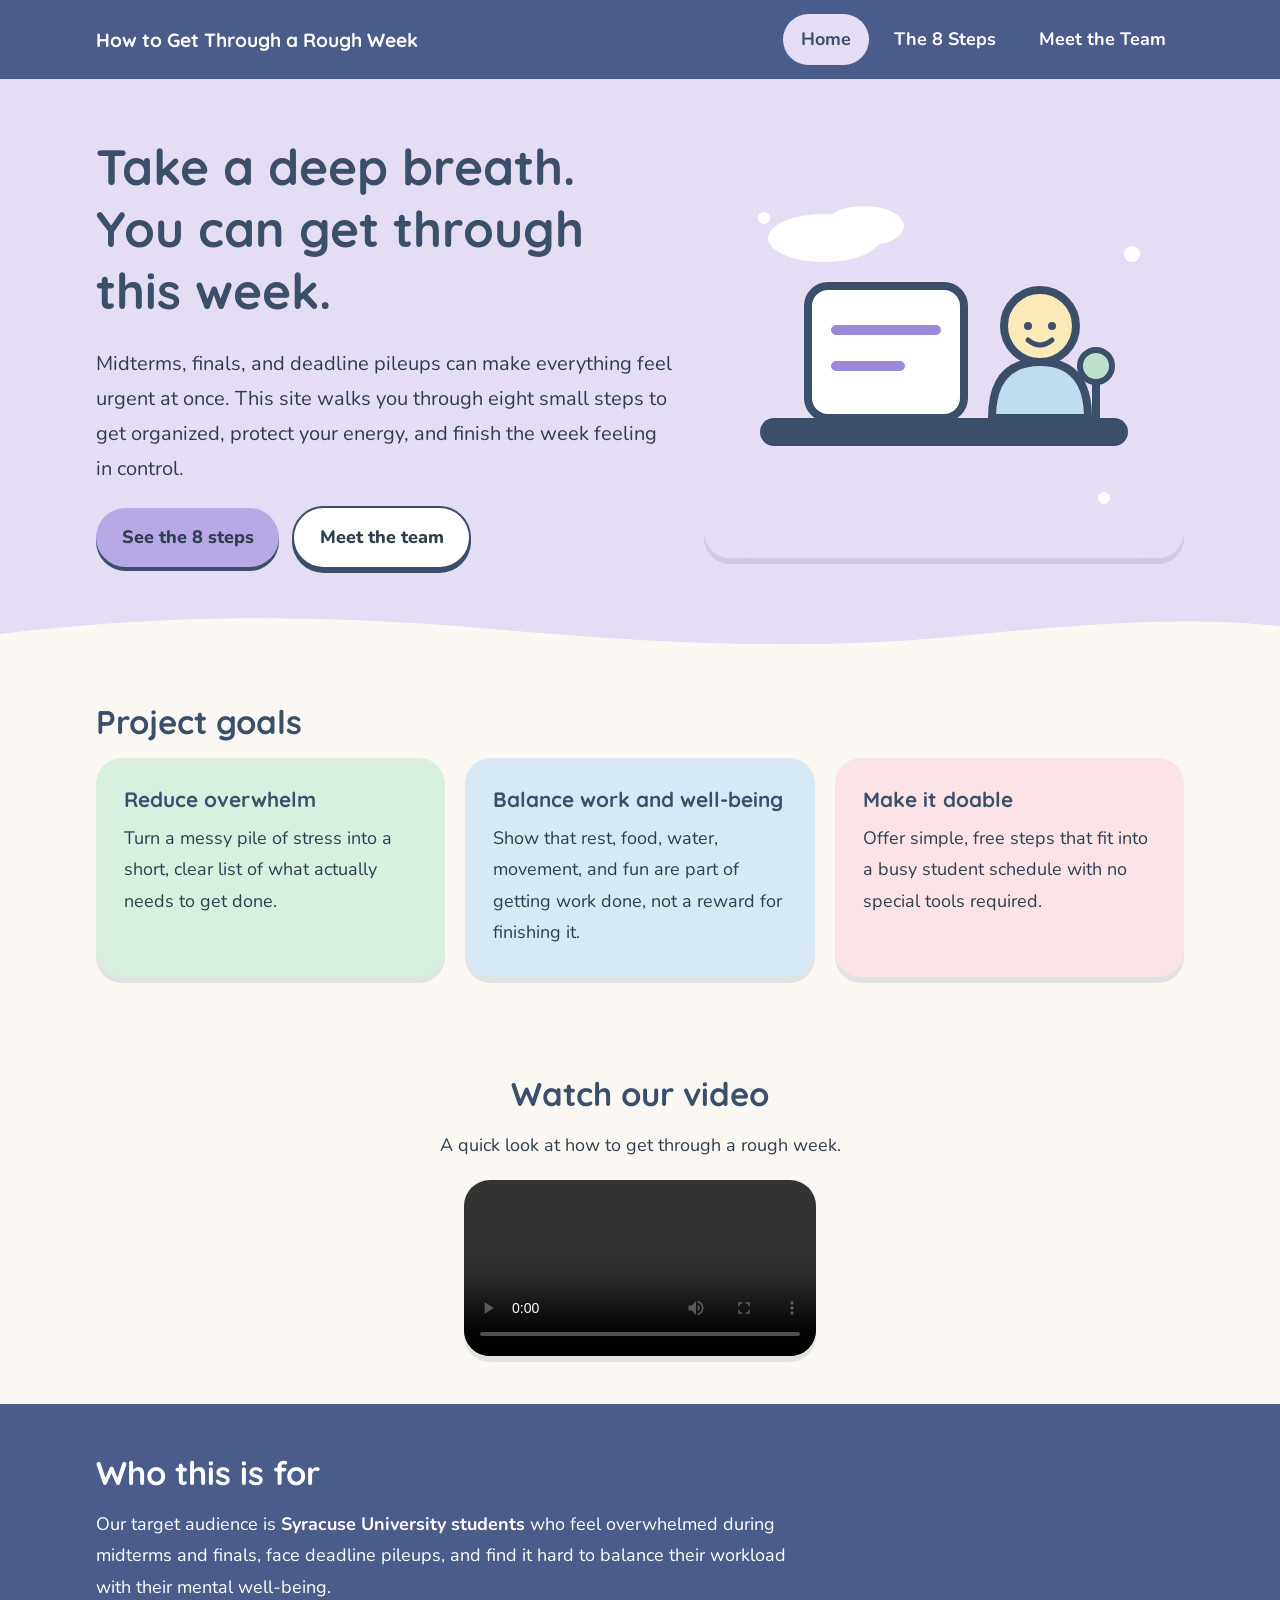
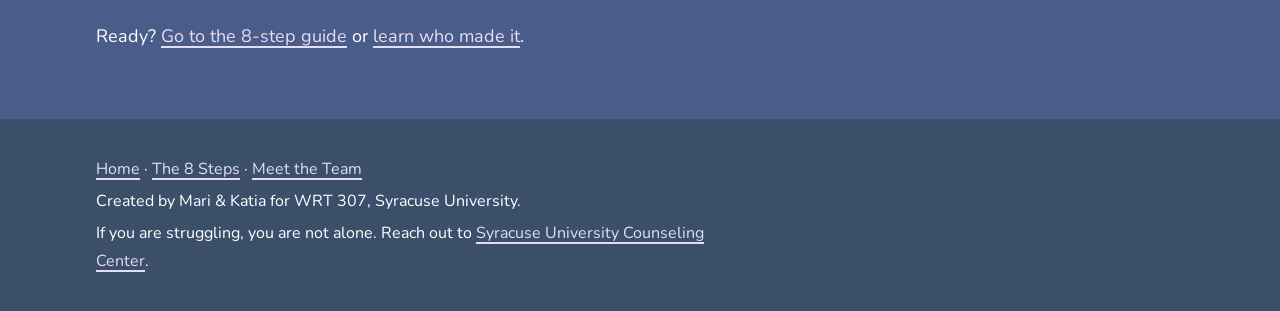
<file: index.html>
<!DOCTYPE html>
<html lang="en">
<head>
<meta charset="utf-8">
<meta name="viewport" content="width=device-width, initial-scale=1">
<title>Home | Getting Through a Rough Week</title>
<meta name="description" content="A step-by-step guide for Syracuse University students to get through a stressful week of midterms, finals, and deadlines.">
<link rel="preconnect" href="https://fonts.googleapis.com">
<link rel="preconnect" href="https://fonts.gstatic.com" crossorigin>
<link href="https://fonts.googleapis.com/css2?family=Nunito:wght@400;700;800&family=Quicksand:wght@700&display=swap" rel="stylesheet">
<link rel="stylesheet" href="styles.css">
</head>
<body>
<a class="skip-link" href="#main">Skip to main content</a>
<header class="site-header">
<div class="wrap">
<a class="brand" href="index.html">How to Get Through a Rough Week</a>
<nav aria-label="Main navigation">
<ul>
<li><a href="index.html" aria-current="page">Home</a></li>
<li><a href="steps.html">The 8 Steps</a></li>
<li><a href="team.html">Meet the Team</a></li>
</ul>
</nav>
</div>
</header>
<main id="main">
<section class="hero">
<div class="wrap">
<div>
<h1>Take a deep breath. You can get through this week.</h1>
<p class="lead">Midterms, finals, and deadline pileups can make everything feel urgent at once. This site walks you through eight small steps to get organized, protect your energy, and finish the week feeling in control.</p>
<a class="btn" href="steps.html">See the 8 steps</a>
<a class="btn alt" href="team.html">Meet the team</a>
</div>
<img src="images/hero.svg" alt="Illustration of a student at a desk with a written plan for the week" width="480" height="400">
</div>
</section>

<section aria-labelledby="goals">
<div class="wrap">
<h2 id="goals">Project goals</h2>
<div class="cards">
<div class="card"><h3>Reduce overwhelm</h3><p>Turn a messy pile of stress into a short, clear list of what actually needs to get done.</p></div>
<div class="card"><h3>Balance work and well-being</h3><p>Show that rest, food, water, movement, and fun are part of getting work done, not a reward for finishing it.</p></div>
<div class="card"><h3>Make it doable</h3><p>Offer simple, free steps that fit into a busy student schedule with no special tools required.</p></div>
</div>
</div>
</section>
  
<section aria-labelledby="video">
<div class="wrap" style="text-align:center">
<h2 id="video">Watch our video</h2>
<p style="margin-inline:auto">A quick look at how to get through a rough week.</p>
<video controls preload="metadata" style="width:100%;max-width:22rem;border-radius:26px;box-shadow:0 6px 0 rgba(59,79,107,.12);margin-inline:auto;display:block">
<source src="rough-week-video.mp4" type="video/mp4">
Your browser does not support video. <a href="rough-week-video.mp4">Download the video</a>.
</video>
</div>
</section>
  
<section class="band" aria-labelledby="audience">
<div class="wrap">
<h2 id="audience">Who this is for</h2>
<p>Our target audience is <strong>Syracuse University students</strong> who feel overwhelmed during midterms and finals, face deadline pileups, and find it hard to balance their workload with their mental well-being.</p>
<p>Ready? <a href="steps.html">Go to the 8-step guide</a> or <a href="team.html">learn who made it</a>.</p>
</div>
</section>
</main>
<footer class="site-footer">
<div class="wrap">
<p><a href="index.html">Home</a> · <a href="steps.html">The 8 Steps</a> · <a href="team.html">Meet the Team</a></p>
<p>Created by Mari & Katia for WRT 307, Syracuse University.</p>
<p>If you are struggling, you are not alone. Reach out to <a href="https://counseling.syr.edu/">Syracuse University Counseling Center</a>.</p>
</div>
</footer>
</body>
</html>
</file>
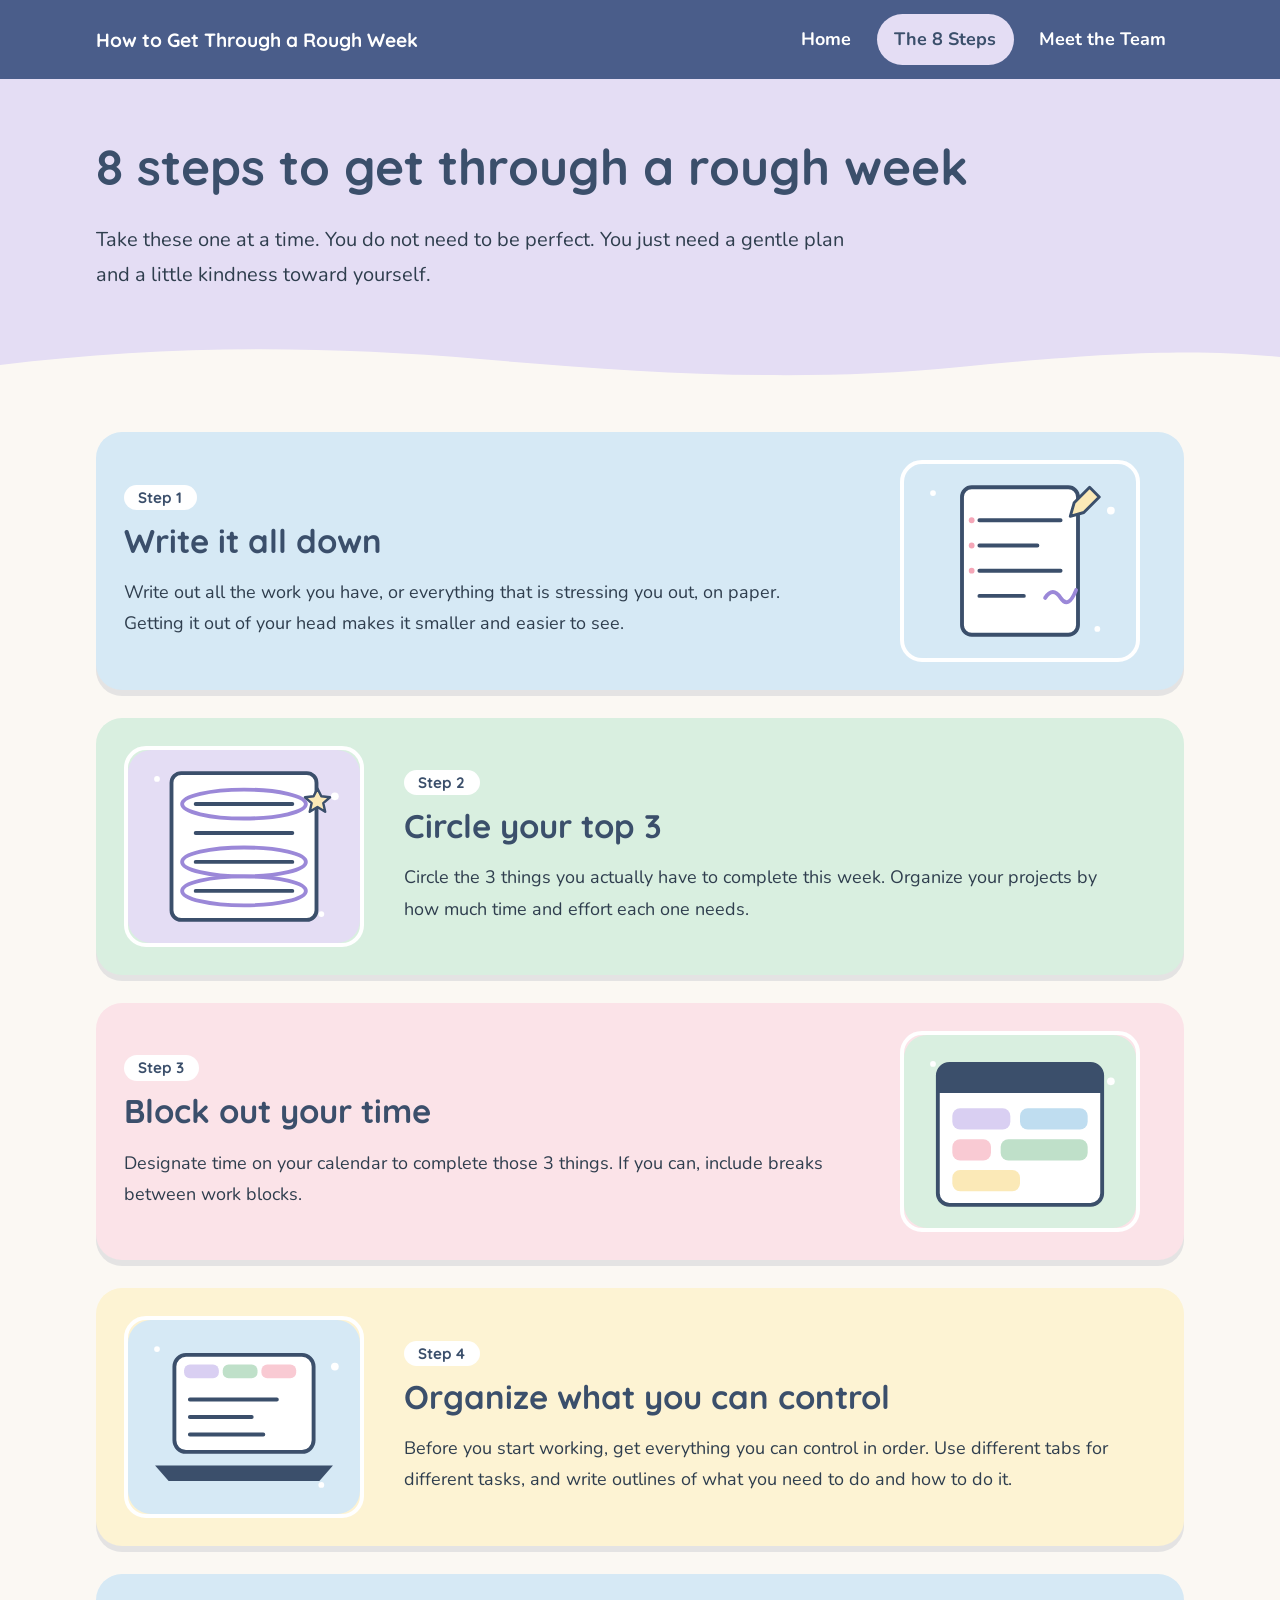
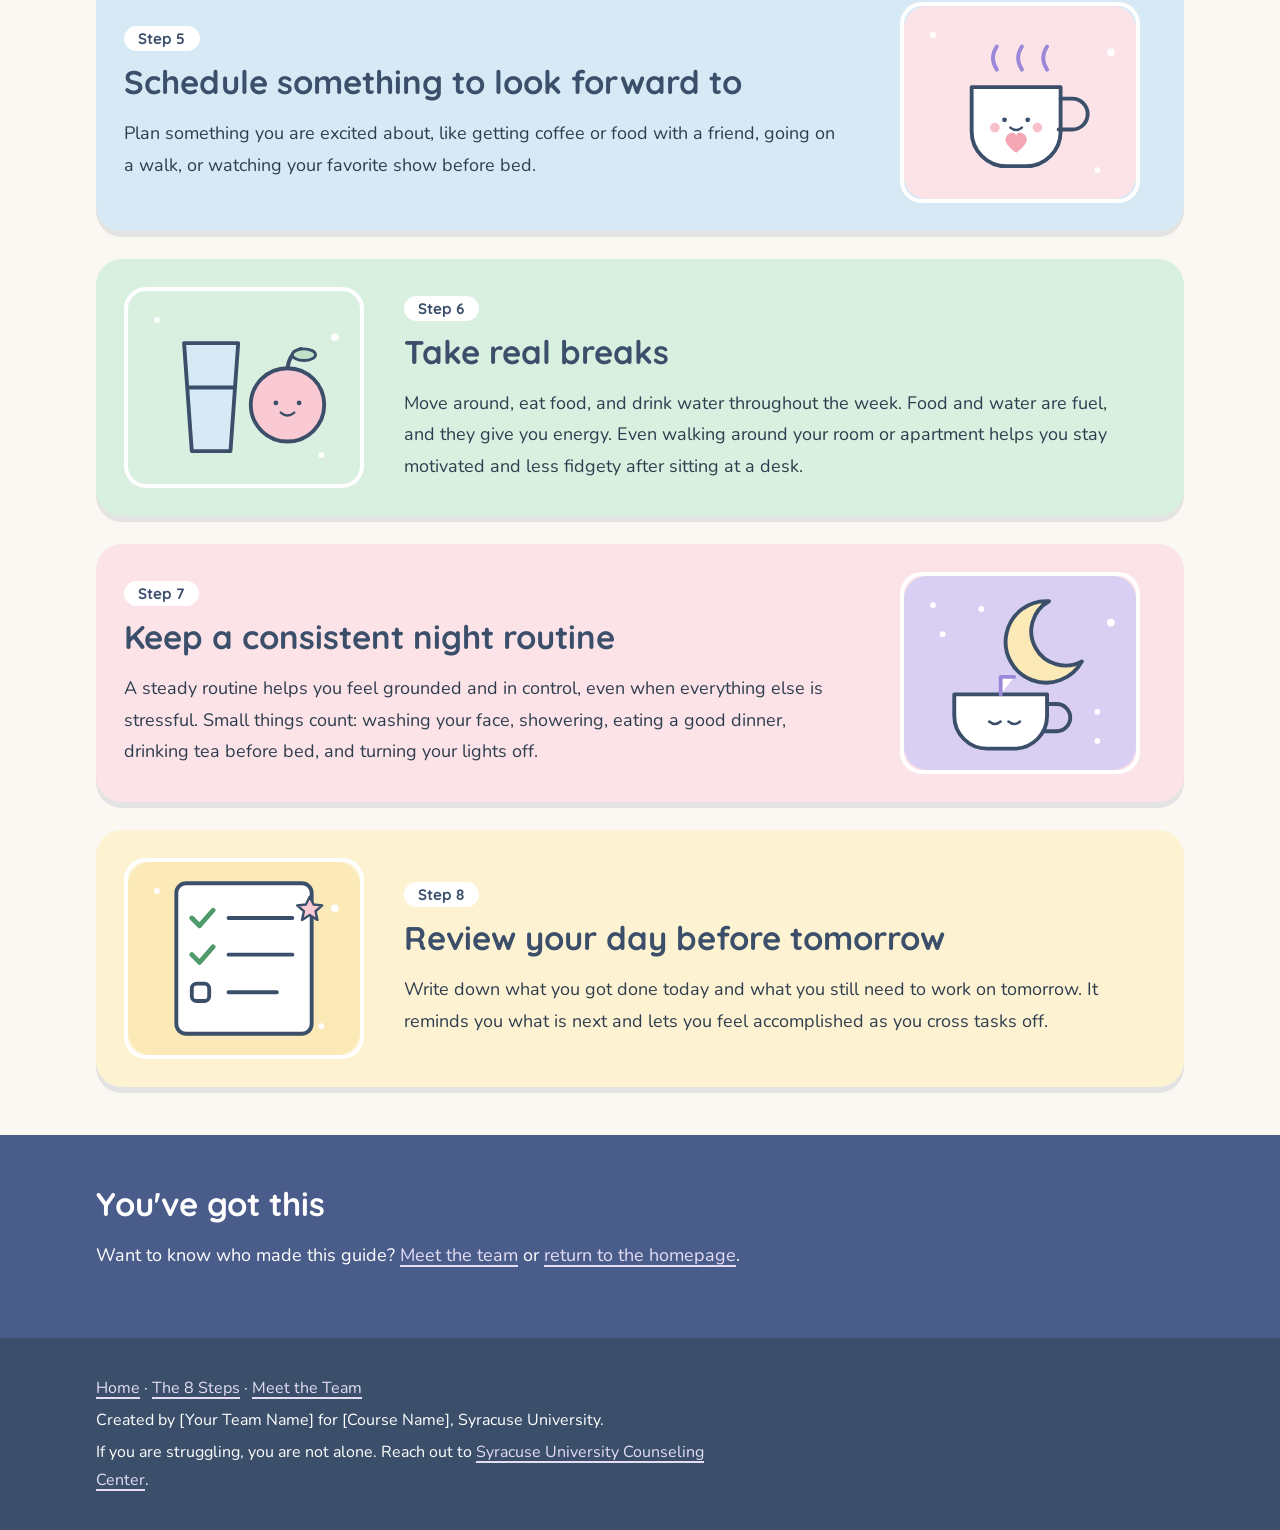
<file: steps.html>
<!DOCTYPE html>
<html lang="en">
<head>
<meta charset="utf-8">
<meta name="viewport" content="width=device-width, initial-scale=1">
<title>The 8 Steps | Getting Through a Rough Week</title>
<meta name="description" content="A step-by-step guide for Syracuse University students to get through a stressful week of midterms, finals, and deadlines.">
<link rel="preconnect" href="https://fonts.googleapis.com">
<link rel="preconnect" href="https://fonts.gstatic.com" crossorigin>
<link href="https://fonts.googleapis.com/css2?family=Nunito:wght@400;700;800&family=Quicksand:wght@700&display=swap" rel="stylesheet">
<link rel="stylesheet" href="styles.css">
</head>
<body>
<a class="skip-link" href="#main">Skip to main content</a>
<header class="site-header">
<div class="wrap">
<a class="brand" href="index.html">How to Get Through a Rough Week</a>
<nav aria-label="Main navigation">
<ul>
<li><a href="index.html">Home</a></li>
<li><a href="steps.html" aria-current="page">The 8 Steps</a></li>
<li><a href="team.html">Meet the Team</a></li>
</ul>
</nav>
</div>
</header>
<main id="main">
<section class="hero">
<div class="wrap" style="display:block">
<h1>8 steps to get through a rough week</h1>
<p class="lead">Take these one at a time. You do not need to be perfect. You just need a gentle plan and a little kindness toward yourself.</p>
</div>
</section>
<section aria-label="The eight steps">
<div class="wrap">
<ol class="steps">
<li class="step">
<div>
<span class="badge">Step 1</span>
<h2>Write it all down</h2>
<p>Write out all the work you have, or everything that is stressing you out, on paper. Getting it out of your head makes it smaller and easier to see.</p>
</div>
<figure><img src="images/step1.svg" alt="A sheet of paper filled with scribbled to-do items" width="240" height="200"></figure>
</li>
<li class="step">
<div>
<span class="badge">Step 2</span>
<h2>Circle your top 3</h2>
<p>Circle the 3 things you actually have to complete this week. Organize your projects by how much time and effort each one needs.</p>
</div>
<figure><img src="images/step2.svg" alt="A list with three items circled" width="240" height="200"></figure>
</li>
<li class="step">
<div>
<span class="badge">Step 3</span>
<h2>Block out your time</h2>
<p>Designate time on your calendar to complete those 3 things. If you can, include breaks between work blocks.</p>
</div>
<figure><img src="images/step3.svg" alt="A calendar with colored time blocks" width="240" height="200"></figure>
</li>
<li class="step">
<div>
<span class="badge">Step 4</span>
<h2>Organize what you can control</h2>
<p>Before you start working, get everything you can control in order. Use different tabs for different tasks, and write outlines of what you need to do and how to do it.</p>
</div>
<figure><img src="images/step4.svg" alt="A laptop with organized browser tabs" width="240" height="200"></figure>
</li>
<li class="step">
<div>
<span class="badge">Step 5</span>
<h2>Schedule something to look forward to</h2>
<p>Plan something you are excited about, like getting coffee or food with a friend, going on a walk, or watching your favorite show before bed.</p>
</div>
<figure><img src="images/step5.svg" alt="A coffee cup with a heart" width="240" height="200"></figure>
</li>
<li class="step">
<div>
<span class="badge">Step 6</span>
<h2>Take real breaks</h2>
<p>Move around, eat food, and drink water throughout the week. Food and water are fuel, and they give you energy. Even walking around your room or apartment helps you stay motivated and less fidgety after sitting at a desk.</p>
</div>
<figure><img src="images/step6.svg" alt="A glass of water and an apple" width="240" height="200"></figure>
</li>
<li class="step">
<div>
<span class="badge">Step 7</span>
<h2>Keep a consistent night routine</h2>
<p>A steady routine helps you feel grounded and in control, even when everything else is stressful. Small things count: washing your face, showering, eating a good dinner, drinking tea before bed, and turning your lights off.</p>
</div>
<figure><img src="images/step7.svg" alt="A crescent moon above a cup of tea" width="240" height="200"></figure>
</li>
<li class="step">
<div>
<span class="badge">Step 8</span>
<h2>Review your day before tomorrow</h2>
<p>Write down what you got done today and what you still need to work on tomorrow. It reminds you what is next and lets you feel accomplished as you cross tasks off.</p>
</div>
<figure><img src="images/step8.svg" alt="A checklist with completed items" width="240" height="200"></figure>
</li>
</ol>
</div>
</section>
<section class="band" aria-labelledby="next">
<div class="wrap">
<h2 id="next">You've got this</h2>
<p>Want to know who made this guide? <a href="team.html">Meet the team</a> or <a href="index.html">return to the homepage</a>.</p>
</div>
</section>
</main>
<footer class="site-footer">
<div class="wrap">
<p><a href="index.html">Home</a> · <a href="steps.html">The 8 Steps</a> · <a href="team.html">Meet the Team</a></p>
<p>Created by [Your Team Name] for [Course Name], Syracuse University.</p>
<p>If you are struggling, you are not alone. Reach out to <a href="https://counseling.syr.edu/">Syracuse University Counseling Center</a>.</p>
</div>
</footer>
</body>
</html>
</file>
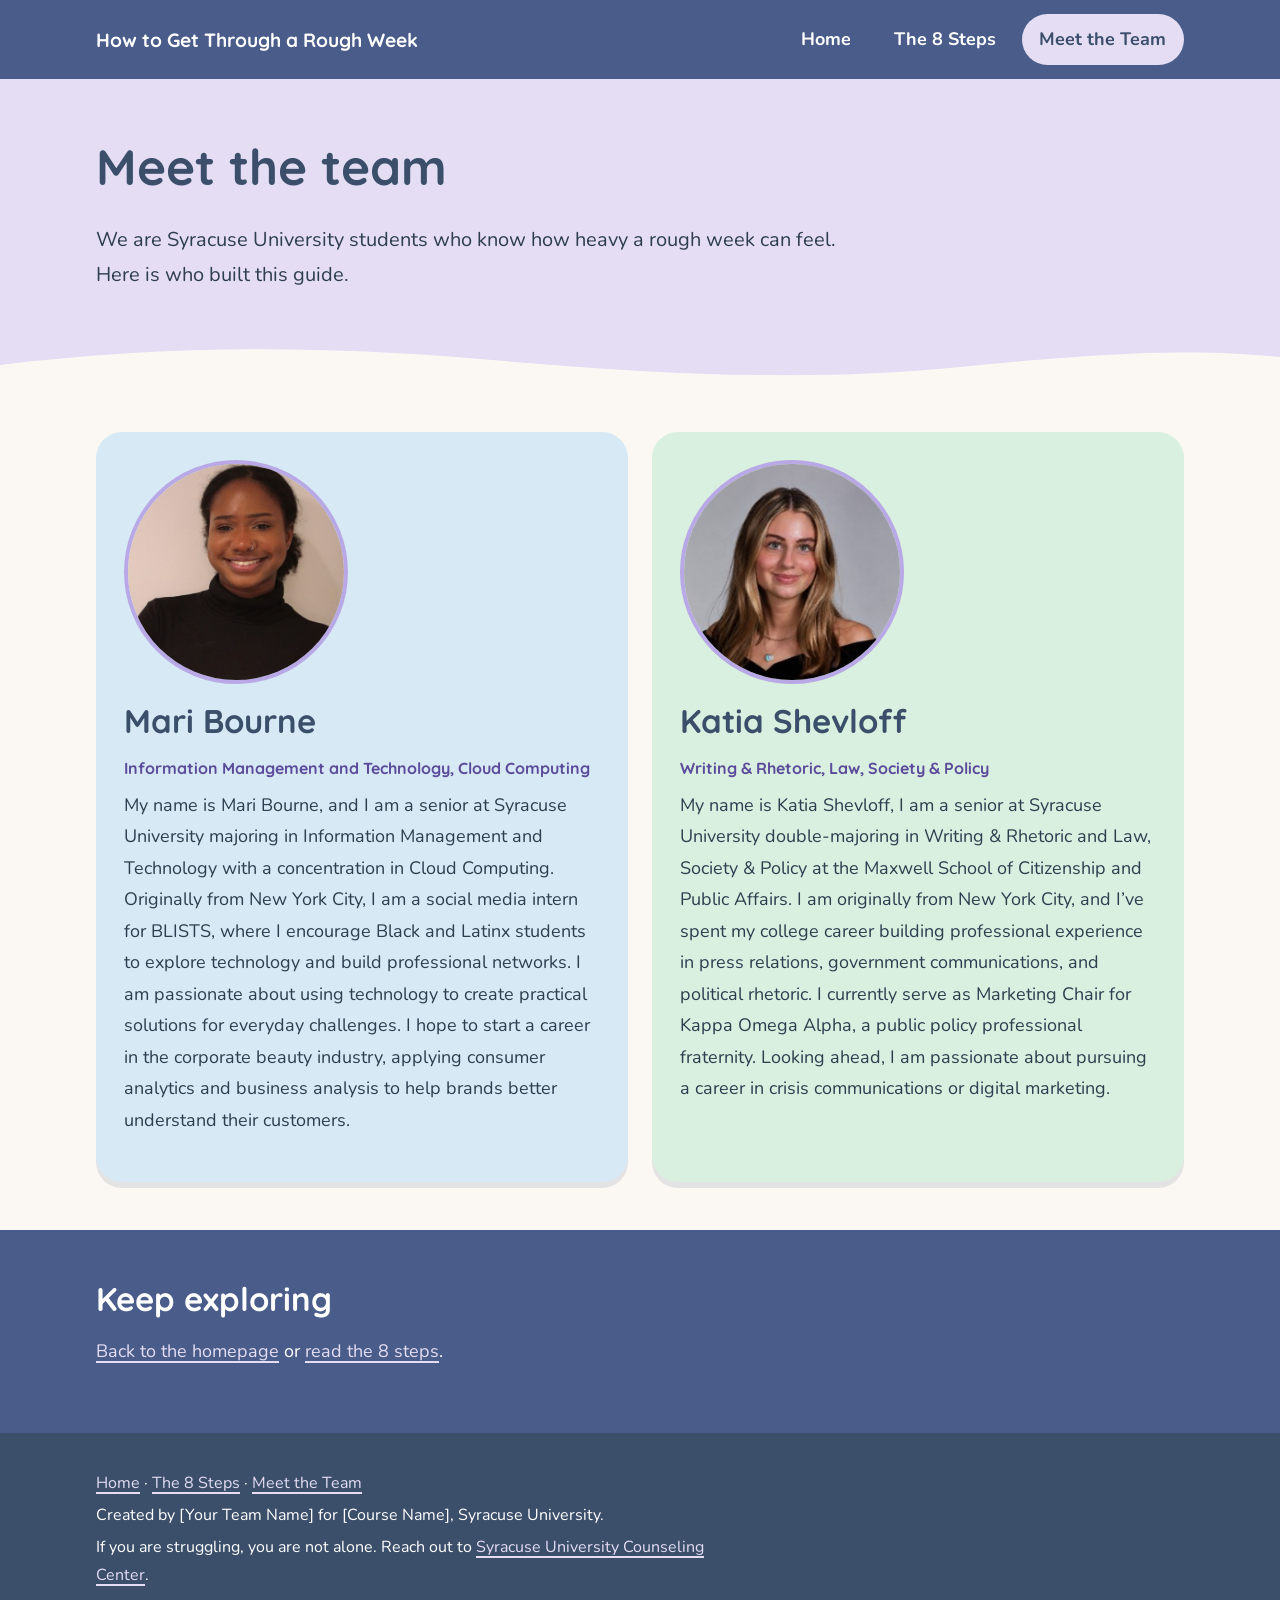
<file: team.html>
<!DOCTYPE html>
<html lang="en">
<head>
<meta charset="utf-8">
<meta name="viewport" content="width=device-width, initial-scale=1">
<title>Meet the Team | Getting Through a Rough Week</title>
<meta name="description" content="A step-by-step guide for Syracuse University students to get through a stressful week of midterms, finals, and deadlines.">
<link rel="preconnect" href="https://fonts.googleapis.com">
<link rel="preconnect" href="https://fonts.gstatic.com" crossorigin>
<link href="https://fonts.googleapis.com/css2?family=Nunito:wght@400;700;800&family=Quicksand:wght@700&display=swap" rel="stylesheet">
<link rel="stylesheet" href="styles.css">
</head>
<body>
<a class="skip-link" href="#main">Skip to main content</a>
<header class="site-header">
<div class="wrap">
<a class="brand" href="index.html">How to Get Through a Rough Week</a>
<nav aria-label="Main navigation">
<ul>
<li><a href="index.html">Home</a></li>
<li><a href="steps.html">The 8 Steps</a></li>
<li><a href="team.html" aria-current="page">Meet the Team</a></li>
</ul>
</nav>
</div>
</header>
<main id="main">
<section class="hero">
<div class="wrap" style="display:block">
<h1>Meet the team</h1>
<p class="lead">We are Syracuse University students who know how heavy a rough week can feel. Here is who built this guide.</p>
</div>
</section>
<section aria-label="Team member bios">
<div class="wrap team">
<article class="member">
<img class="photo" src="images/mari.jpg" alt="Portrait of Mari Bourne smiling, wearing a black turtleneck" width="224" height="224">
<h2>Mari Bourne</h2>
<p class="role">Information Management and Technology, Cloud Computing</p>
<p>My name is Mari Bourne, and I am a senior at Syracuse University majoring in Information Management and Technology with a concentration in Cloud Computing. Originally from New York City, I am a social media intern for BLISTS, where I encourage Black and Latinx students to explore technology and build professional networks. I am passionate about using technology to create practical solutions for everyday challenges. I hope to start a career in the corporate beauty industry, applying consumer analytics and business analysis to help brands better understand their customers.</p>
</article>
<article class="member">
<img class="photo" src="images/katia.jpg" alt="Portrait of Katia Shevloff smiling, with long light brown hair, wearing a black off-the-shoulder top" width="224" height="224">
<h2>Katia Shevloff</h2>
<p class="role">Writing &amp; Rhetoric, Law, Society &amp; Policy</p>
<p>My name is Katia Shevloff, I am a senior at Syracuse University double-majoring in Writing &amp; Rhetoric and Law, Society &amp; Policy at the Maxwell School of Citizenship and Public Affairs. I am originally from New York City, and I’ve spent my college career building professional experience in press relations, government communications, and political rhetoric. I currently serve as Marketing Chair for Kappa Omega Alpha, a public policy professional fraternity. Looking ahead, I am passionate about pursuing a career in crisis communications or digital marketing.</p>
</article>
</div>
</section>
<section class="band" aria-labelledby="back">
<div class="wrap">
<h2 id="back">Keep exploring</h2>
<p><a href="index.html">Back to the homepage</a> or <a href="steps.html">read the 8 steps</a>.</p>
</div>
</section>
</main>
<footer class="site-footer">
<div class="wrap">
<p><a href="index.html">Home</a> · <a href="steps.html">The 8 Steps</a> · <a href="team.html">Meet the Team</a></p>
<p>Created by [Your Team Name] for [Course Name], Syracuse University.</p>
<p>If you are struggling, you are not alone. Reach out to <a href="https://counseling.syr.edu/">Syracuse University Counseling Center</a>.</p>
</div>
</footer>
</body>
</html>
</file>
<file: styles.css>
/* Calm palette: soft lavender, sage, sky blue, blush, and cream.
   Contrast checks: ink #2F3E4E on cream ≈ 10:1 | white on dusty blue #4A5D8A ≈ 6.5:1
   Dusty blue links #4A5D8A on white ≈ 6.5:1 | ink on lavender button #B9A8E6 ≈ 5:1 */
:root{
  --ink:#2F3E4E; --blue:#4A5D8A; --blue-deep:#3B4F6B;
  --cream:#FBF8F3; --lavender:#E4DDF4; --lav-strong:#B9A8E6;
  --sage:#D9EFE0; --sky:#D6E9F5; --blush:#FBE3E8; --butter:#FDF3D3;
  --purple-text:#5B4B9A;
  --radius:26px; --max:68rem;
  --shadow:0 6px 0 rgba(59,79,107,.12);
}
*,*::before,*::after{box-sizing:border-box}
html{scroll-behavior:smooth;font-size:100%}
body{margin:0;font-family:"Nunito","Trebuchet MS","Segoe UI",Arial,sans-serif;font-size:1.125rem;line-height:1.75;color:var(--ink);background:var(--cream)}
h1,h2,h3{font-family:"Quicksand","Nunito","Trebuchet MS",Arial,sans-serif;color:var(--blue-deep);line-height:1.25;margin:0 0 .5em;font-weight:700}
h1{font-size:clamp(2rem,5vw,3.1rem)}
h2{font-size:clamp(1.5rem,3.5vw,2.05rem)}
h3{font-size:1.3rem}
p{max-width:65ch;margin:0 0 1em}
a{color:var(--blue);text-underline-offset:4px;text-decoration-thickness:2px}
a:hover{color:var(--purple-text)}
:focus-visible{outline:4px solid var(--blue-deep);outline-offset:3px;border-radius:8px}
img{max-width:100%;height:auto;display:block}
.wrap{width:min(100% - 2rem,var(--max));margin-inline:auto}

.skip-link{position:absolute;left:-999px;top:0;background:var(--blue-deep);color:#fff;padding:.75rem 1rem;z-index:100;border-radius:0 0 12px 0}
.skip-link:focus{left:0}

/* Header + navigation */
.site-header{background:var(--blue)}
.site-header .wrap{display:flex;flex-wrap:wrap;align-items:center;justify-content:space-between;gap:.5rem 1.5rem;padding-block:.9rem}
.brand{color:#fff;font:700 1.2rem "Quicksand","Nunito",Arial,sans-serif;text-decoration:none}
.brand:hover{color:#fff;text-decoration:underline}
nav ul{list-style:none;margin:0;padding:0;display:flex;flex-wrap:wrap;gap:.5rem}
nav a{display:block;color:#fff;text-decoration:none;padding:.6rem 1.1rem;border-radius:999px;font-weight:700;min-height:44px}
nav a:hover{background:rgba(255,255,255,.2);color:#fff}
nav a[aria-current="page"]{background:var(--lavender);color:var(--blue-deep)}
.site-header :focus-visible{outline-color:#fff}

/* Hero with soft wave edge */
.hero{background:var(--lavender);padding-block:3.5rem 4.5rem;position:relative}
.hero::after{content:"";position:absolute;left:0;right:0;bottom:-1px;height:40px;
  background:var(--cream);
  -webkit-mask:url("data:image/svg+xml,%3Csvg xmlns='http://www.w3.org/2000/svg' viewBox='0 0 1200 40' preserveAspectRatio='none'%3E%3Cpath d='M0 40V20C150 0 300 0 450 14s300 24 450 8 225-18 300-10v28z'/%3E%3C/svg%3E") center/100% 100% no-repeat;
  mask:url("data:image/svg+xml,%3Csvg xmlns='http://www.w3.org/2000/svg' viewBox='0 0 1200 40' preserveAspectRatio='none'%3E%3Cpath d='M0 40V20C150 0 300 0 450 14s300 24 450 8 225-18 300-10v28z'/%3E%3C/svg%3E") center/100% 100% no-repeat}
.hero .wrap{display:grid;gap:2rem;align-items:center;grid-template-columns:1.2fr 1fr}
.hero .lead{font-size:1.25rem}
.hero img{border-radius:var(--radius);box-shadow:var(--shadow)}
.btn{display:inline-block;background:var(--lav-strong);color:var(--ink);font-weight:800;padding:.85rem 1.6rem;border-radius:999px;text-decoration:none;min-height:44px;box-shadow:0 4px 0 var(--blue-deep);margin:0 .5rem .75rem 0;transition:transform .15s}
.btn:hover{background:var(--blue);color:#fff;transform:translateY(2px);box-shadow:0 2px 0 var(--blue-deep)}
.btn.alt{background:#fff;border:2px solid var(--blue-deep)}
.btn.alt:hover{background:var(--blue)}

main section{padding-block:3rem}
.cards{display:grid;gap:1.25rem;grid-template-columns:repeat(auto-fit,minmax(16rem,1fr))}
.card{border-radius:var(--radius);padding:1.75rem;box-shadow:var(--shadow)}
.card:nth-child(1){background:var(--sage)}
.card:nth-child(2){background:var(--sky)}
.card:nth-child(3){background:var(--blush)}
.card h3{margin-top:0}
.card p:last-child{margin-bottom:0}
.band{background:var(--blue);color:#fff}
.band h2{color:#fff}
.band a{color:#E4DDF4}
.band a:hover{color:#fff}
.band :focus-visible{outline-color:#fff}

/* Steps */
.steps{list-style:none;margin:0;padding:0;display:grid;gap:1.75rem}
.step{display:grid;grid-template-columns:minmax(0,1fr) minmax(0,16rem);gap:1.5rem;align-items:center;border-radius:var(--radius);padding:1.75rem;box-shadow:var(--shadow)}
.step:nth-child(4n+1){background:var(--sky)}
.step:nth-child(4n+2){background:var(--sage)}
.step:nth-child(4n+3){background:var(--blush)}
.step:nth-child(4n){background:var(--butter)}
.step:nth-child(even){grid-template-columns:minmax(0,16rem) minmax(0,1fr)}
.step:nth-child(even) figure{order:-1}
.step figure{margin:0}
.step figure img{border-radius:22px;border:4px solid #fff}
.badge{display:inline-block;background:#fff;color:var(--blue-deep);font:800 .95rem "Quicksand","Nunito",Arial,sans-serif;padding:.2rem .9rem;border-radius:999px;margin-bottom:.6rem}
.step p:last-child{margin-bottom:0}

/* Team */
.team{display:grid;gap:1.5rem;grid-template-columns:repeat(auto-fit,minmax(18rem,1fr))}
.member{border-radius:var(--radius);padding:1.75rem;box-shadow:var(--shadow)}
.member:nth-child(4n+1){background:var(--sky)}
.member:nth-child(4n+2){background:var(--sage)}
.member:nth-child(4n+3){background:var(--blush)}
.member:nth-child(4n){background:var(--butter)}
.avatar{width:5rem;height:5rem;border-radius:50%;background:#fff;color:var(--blue-deep);border:4px solid var(--lav-strong);display:grid;place-items:center;font:700 1.7rem "Quicksand","Nunito",Arial,sans-serif;margin-bottom:1rem}
.role{color:var(--purple-text);font:800 1rem "Quicksand","Nunito",Arial,sans-serif;margin-bottom:.75rem}
.member a{color:var(--blue-deep)}

.site-footer{background:var(--blue-deep);color:#fff;padding-block:2rem;font-size:1rem}
.site-footer a{color:#E4DDF4}
.site-footer a:hover{color:#fff}
.site-footer :focus-visible{outline-color:#fff}
.site-footer p{margin:.25rem 0}

@media (max-width:48rem){
  .hero .wrap,.step,.step:nth-child(even){grid-template-columns:1fr}
  .step:nth-child(even) figure{order:0}
  .step figure{max-width:18rem}
}
@media (prefers-reduced-motion:reduce){html{scroll-behavior:auto}*{transition:none!important;animation:none!important}}

.photo{width:100%;max-width:14rem;aspect-ratio:1;object-fit:cover;object-position:center 20%;border-radius:50%;border:4px solid var(--lav-strong);margin-bottom:1rem}
</file>
